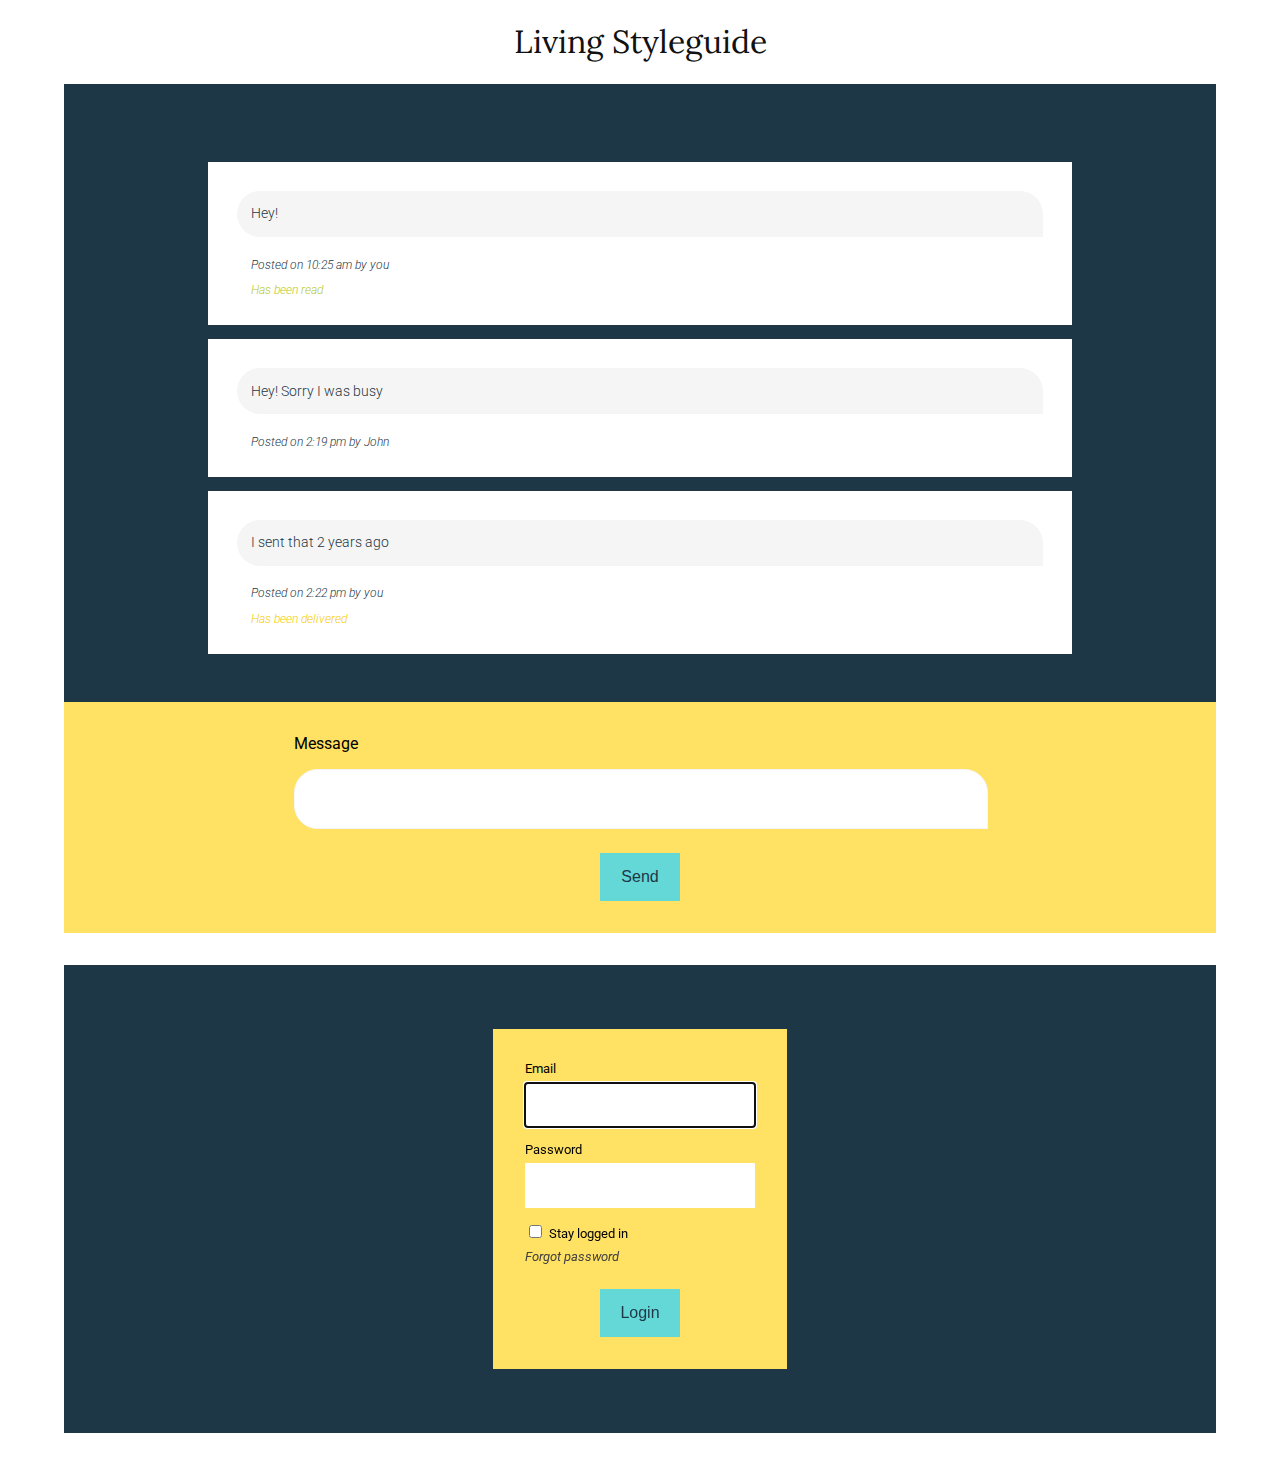
<file: styleguide.html>
<!doctype html>
<html lang="en">
<head>

    <meta charset="UTF-8">
    <meta name="viewport" content="width=device-width">

    <title>Living Styleguide</title>

    <link rel="stylesheet" href="styles.css">
    <link href="https://fonts.googleapis.com/css?family=Lora:400,400i,700,700i" rel="stylesheet">
    <link href="https://fonts.googleapis.com/css?family=Roboto:300,300i,400,400i,700,700i" rel="stylesheet">

</head>
<body>

<h1>Living Styleguide</h1>

<!-- place components or patterns here -->
<section id="chat">
	<ol>
	    <li>

	        <p>
	            Hey!
	        </p>

	        <footer>
	            <p>Posted on <time datatime="2015-01-22T10:25">10:25 AM</time> by you</p>
	            <p data-status="READ">Has been read</p>
	        </footer>

	    </li>
	    <li>

	        <p>
	            Hey! Sorry I was busy
	        </p>

	        <footer>
	            <p>Posted on <time datatime="2017-02-03T14:19">2:19 PM</time> by John</p>
	        </footer>

	    </li>
	    <li>

	        <p>
	            I sent that 2 years ago
	        </p>

	        <footer>
	            <p>Posted on <time datatime="2017-02-03T14:22">2:22 PM</time> by you</p>
	            <p data-status="DELIVERED">Has been delivered</p>
	        </footer>

	    </li>
	</ol>

	<form action="/" method="post">

	    <label for="field-message">Message</label>
	    <textarea name="field-message" id="field-message"></textarea>

	    <button type="submit">Send</button>

	</form>
</section>
<section id="login">
	<form action="/" method="post">

	    <label for="field-email">Email</label>
	    <input type="email" id="field-email" name="field-email" autocomplete="email" required autofocus>

	    <label for="field-password">Password</label>
	    <input type="password" id="field-password" name="field-password" required>

	    <input type="checkbox" id="field-stay-logged-in" name="field-stay-logged-in" value="stay-logged-in">
	    <label for="field-stay-logged-in">Stay logged in</label>

	    <a href="/">Forgot password</a>

	    <button type="submit">Login</button>
	</form>
</section>


</body>
</html>
</file>
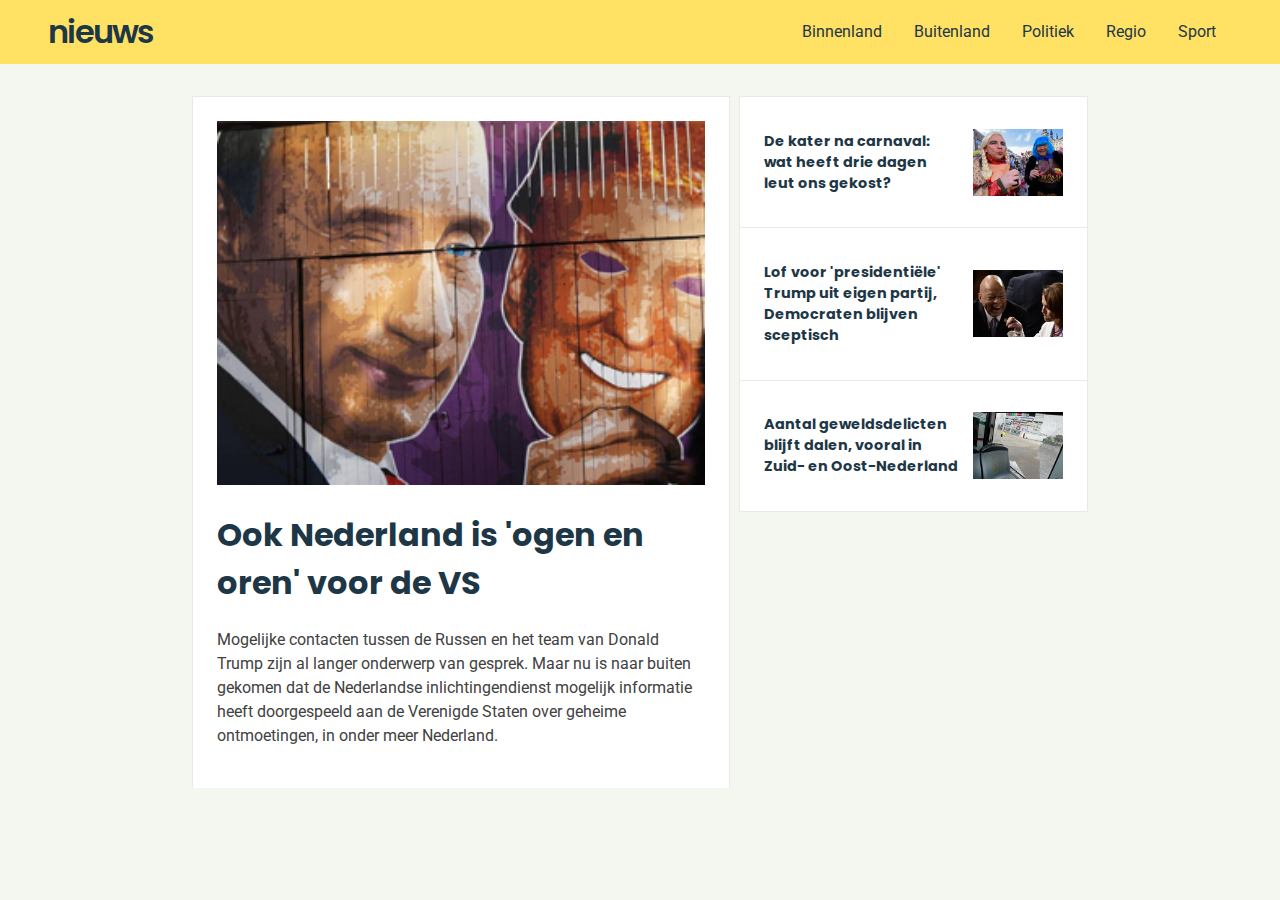
<file: wk3/prototype/styleguide.html>
<!doctype html>
<html lang="nl">
<head>

    <meta charset="UTF-8">
    <meta name="viewport" content="width=device-width">

    <title>Nieuws</title>

    <link rel="stylesheet" href="styles.css">
    <link href="https://fonts.googleapis.com/css?family=Poppins:300,400,500,600" rel="stylesheet">
    <link href="https://fonts.googleapis.com/css?family=Roboto:300,300i,400,400i,700,700i" rel="stylesheet">

</head>
<body>

<!-- place components or patterns here -->
<header>
	<nav>
		<a href="" title="Nieuws">nieuws</a>
		<ul>
			<li><a href="" title="Binnenland">Binnenland</a></li>
			<li><a href="" title="Buitenland">Buitenland</a></li>
			<li><a href="" title="Politiek">Politiek</a></li>
			<li><a href="" title="Regio">Regio</a></li>
			<li><a href="" title="Sport">Sport</a></li>
		</ul>
	</nav>
</header>
<section>
	<article>
		<img src="img/poetin-trump.jpg" alt="Ook Nederland is 'ogen en oren' voor de VS" />
		<!-- bron img https://nos.nl/data/image/2017/03/02/357501/1200x675.jpg -->
		
		<h1><a href="/">Ook Nederland is 'ogen en oren' voor de VS</a></h1>

		<p>Mogelijke contacten tussen de Russen en het team van Donald Trump zijn al langer onderwerp van gesprek. Maar nu is naar buiten gekomen dat de Nederlandse inlichtingendienst mogelijk informatie heeft doorgespeeld aan de Verenigde Staten over geheime ontmoetingen, in onder meer Nederland.</p>
	</article>
	<section>
		<article>
			<h1><a href="/">De kater na carnaval: wat heeft drie dagen leut ons gekost?</a></h1>

			<img src="img/kater-na-carnaval.jpg" alt="De kater na carnaval: wat heeft drie dagen leut ons gekost?" />
			<!-- bron img http://www.volkskrant.nl/photoseries/articlephotos/4468716/5702b83e-584c-4953-b140-a38af164bf5f -->
		</article>
		<article>
			<h1><a href="/">Lof voor 'presidentiële' Trump uit eigen partij, Democraten blijven sceptisch</a></h1>

			<img src="img/steun-trump.jpg" alt="Lof voor 'presidentiële' Trump uit eigen partij, Democraten blijven sceptisch" />
			<!-- bron http://www.volkskrant.nl/photoseries/articlephotos/4468632/6a47fb2a-cecc-4142-a1f5-afb614215fb9 -->
		</article>
		<article>
			<h1><a href="/">Aantal geweldsdelicten blijft dalen, vooral in Zuid- en Oost-Nederland</a></h1>

			<img src="img/vandalisme-daalt.jpg" />
			<!-- bron img http://www.volkskrant.nl/photoseries/articlephotos/4468727/9e93b0d2-f580-4e85-a35d-0b03795d0da8 -->
		</article>
	</section>
</section>
<footer>
	<a href="" title=""></a>
</footer>
</body>
</html>
</file>
<file: styles.css>
/* GENERIC STYLE */
html, body{
	margin: 0;
}
body{
	font-family: 'Roboto', sans-serif;
	display: flex;
	flex-direction: column;
	align-items: center;
}
h1,
h2, 
h3, 
h4, 
h5, 
h6{
	font-family: 'Lora', serif;
	font-weight: 300;
	color: #111;
}
p{
	font-family: 'Roboto', sans-serif;
	color: #1E3746;
}
button[type="submit"]{
	display: block;
	background: #64D7D7;
    color: #1E3746;
    font-size: 1em;
    min-width: 5em;
    min-height: 3em;
    margin: 1.5em auto 0;
    padding: .5em .8em;
    border: 0;
}
@media only screen and (max-width: 40em) {
	button[type="submit"]{
		border-radius: 50%;
		min-width: 4.5em;
   	 	min-height: 4.5em;
    	margin: 1em auto 0;
	}
}
@media only screen and (min-width: 40.063em) and (max-width: 64em) {
	button[type="submit"]{
		border-radius: 50%;
		min-width: 4.5em;
    	min-height: 4.5em;
	}
}
/* /GENERIC STYLE */
p + footer{
	font-size: .8em;
	font-family: 'Roboto', sans-serif;
	font-weight: 300;
	font-style: italic;
	padding: .8em 1.2em;

}
p + footer p{
	padding: 0;
}
/* CHAT */
#chat,
#login{
	background: #1E3746;
	width: 90%;
	margin-bottom: 2em;
}
#chat ol{
	list-style-type: none;
	display: flex;
	flex-direction: column;
	justify-content: center;
	align-items: center;

	padding: 0;
	margin-top: 1em;
}
@media only screen and (min-width: 40.063em) and (max-width: 64em) {
	#chat ol{
		padding: 3em 0 2em;
	}
}
@media only screen and (min-width: 64.063em) {
	#chat ol{
		padding: 3em 0 2em;
	}
}
#chat ol li{
	background: #fff;
	font-size: .9em;
	padding: 2em 2em .5em;
	width: 70%;
	margin-top: 1em;
}    
@media only screen and (min-width: 40.063em) and (max-width: 64em) {

}

#chat ol li > p{
	background: #F5F5F5;
	color: #1E3746;
	padding: 1em;
	margin: 0;
	font-weight: 300;
	border-radius: 2em 2em 0em 2em;
}
[data-status="READ"]{
	color: #B6CA2B;
}
[data-status="DELIVERED"]{
	color: #F6CC02;
}
time{
	text-transform: lowercase;
}
#chat form{
	background: #FFE164;
    width: 80%;
    padding: 2em 10%;
    margin: 0 auto;
}
@media only screen and (min-width: 40.063em) and (max-width: 64em) {
	#chat form{
		padding: 2.5em 10%;
	}
}
@media only screen and (min-width: 64.063em) {
	#chat form{
		width: 60%;
    	padding: 2em 20%;
	}
}
label[for="field-message"]{
	margin-bottom: 1em;
    display: inline-block;
}
textarea{
	display: block;
    width: 94%;
    margin: 0 auto;
    min-height: 1em;
    border: 1px solid #f5f5f5;
    border-radius: 2em 2em 0em 2em;
    color: #1E3746;
    padding: 1em 3%;
    font-weight: 300;
    font-size: .9em;
    line-height: 1.5;
    resize: none;
}
@media only screen and (min-width: 40.063em) and (max-width: 64em) {
	textarea{
		min-height: 2em;
		padding: 2em;
	}
}
/* /CHAT */
/* LOGIN */
#login{
	display: flex;
	align-items: center;
	justify-content: center;
	padding: 4em 0;
}
#login form{
	background: #FFE164;
	width: 50%;
	height: 50%;
	padding: 2em;
}
@media only screen and (min-width: 40.063em) {
	#login form{
		width: 30%;
	}
}
@media only screen and (min-width: 64.063em) {
	#login form{
		width: 20%;
	}
}	
#login form input{
	border: 0;
	padding: 1em 10%;
	font-size: .9em;
}
[for="field-email"],
[for="field-password"],
[name="field-email"],
[name="field-password"]{
	display: block;
	width: 80%;
}
[for="field-email"],
[for="field-password"]{
	 margin-bottom: .5em;
	 font-size: .8em;
}
[name="field-email"],
[name="field-password"]{
	margin-bottom: 1em;
}
[for="field-stay-logged-in"]{
	font-size: .8em;
}
[for="field-stay-logged-in"] + a{
	font-style: italic;
	color: #414141;
	font-size: .8em;
	display: block;
	margin: .5em 0 2em;
	text-decoration: none;
}
@media only screen and (min-width: 40.063em) and (max-width: 64em) {
	[for="field-stay-logged-in"]{
		display: inline-block;
		width: 50%;
	}
	[for="field-stay-logged-in"] + a{
		display: inline-block;
		width: 50%;

	}
}
/* /LOGIN */
</file>
<file: wk3/prototype/styles.css>
html,body{
	margin: 0;
	padding: 0;
	font-family: 'Roboto', sans-serif;
	color: #414141;
	background: #f4f6f0;
}
h1{
	font-family: 'Poppins', sans-serif;
	color: #414141;
}
p{
	line-height: 1.5;
}
a,
a:visited{
	color: #1E3746;
}
/* HEADER */
header{
	display: flex;
	flex-direction: row;
	width: 100%;
	background: #FFE164;
}
header nav{
	display: flex;
	flex-direction: row;
	justify-content: space-between;
	align-items: center;
	width: 100%;
	height: 4em;
	line-height: 4em;
	padding: 0 3em;
	box-sizing: border-box;
}
header nav > a{
	font-family: 'Poppins', sans-serif;
	font-weight: 600;
	font-size: 2em;
	letter-spacing: -2px;
}
header nav > a:hover,
header nav > a:focus{
	opacity: .5
}
header a,
header a:visited{
	color: #1E3746;
	text-decoration: none;
}
header nav > a{
	padding-left: 0;
	transition: .5s cubic-bezier(.25,.1,.3,1.5);
}
@media only screen and (max-width: 40em) {
	header nav{
		display: flex;
		flex-direction: column;
		height: auto;
	}
	header nav > ul{
		width: 100%;
		white-space: nowrap;
		overflow-x: auto;
		-webkit-overflow-scrolling: touch;
		-ms-overflow-style: -ms-autohiding-scrollbar;
		justify-content: flex-start;
	}
	header nav > a{
		text-align: center;
	}
}
header ul a{
	display: inline-block;
	padding: 0 1em;
	transition: .5s cubic-bezier(.25,.1,.3,1.5);
}
header ul a:hover,
header ul a:focus{
	background: #64D7D7;
}
header ul{
	display: flex;
	flex-direction: row;
	justify-content: flex-end;
	list-style-type: none;
	padding: 0;
	margin: 0;
	text-align: left;
}
/* /HEADER */
/* ARTICLES */
body > section{
	width: 70%;
	margin: 2em auto;
	display: flex;
	flex-direction: row;
	justify-content: space-between;
}
body > section > article{
	width: 60%;
}
section section{
	display: flex;
	flex-direction: column;
	width: 39%;
}
section section h1{
	font-size: .9em;
	width: 65%;
}
@media only screen and (max-width: 40em) {
	body > section{
		width: 90%;
		margin: 2 auto;
		display: flex;
		flex-direction: column;
	}
	body > section > article{
		width: 100%;
	}
	section section{
		width: 100%;
	}
}
@media only screen and (min-width: 40.063em) and (max-width: 64em) {
	body > section{
		width: 90%;
		margin: 1em auto 0;
		justify-content: space-between;
	}
	body > section > article{
		width: 50%;
	}
	section section{
		width: 49%;
	}
}
section > article img{
	width: 100%;
}
article{
	background: #fff;
	position: relative;
	border: 1px solid #e9e9e9;
	padding: 1.5em;
	box-sizing: border-box;
}
article:nth-of-type(1),
article:nth-of-type(2){
	border-bottom: none;
}
article h1{
	margin-right: .5em;
}
article a{
	text-decoration: none;
	transition: .5s cubic-bezier(.25,.1,.3,1.5);
}
article a:hover,
article a:focus{
	color: #64D7D7;
}
article a:after{
	content: '';
	position: absolute;
	top: 0;
	left: 0;
	width: 100%;
	height: 100%;
}
section > article:nth-of-type img{
	width: 100%;
}
section section article{
	display: flex;
	flex-direction: row;
	justify-content: space-between;
	align-items: center;
}
section section img{
	width: 30%;
}
/* /ARTICLES */
/* LIGHTBOX */
.lightbox {
	position: fixed;
	top: 50%; left: 50%;
	margin: -200px;
	box-shadow: 0 0 0 50vmax rgba(0,0,0,.8);
}
/* /LIGHTBOX */
</file>
